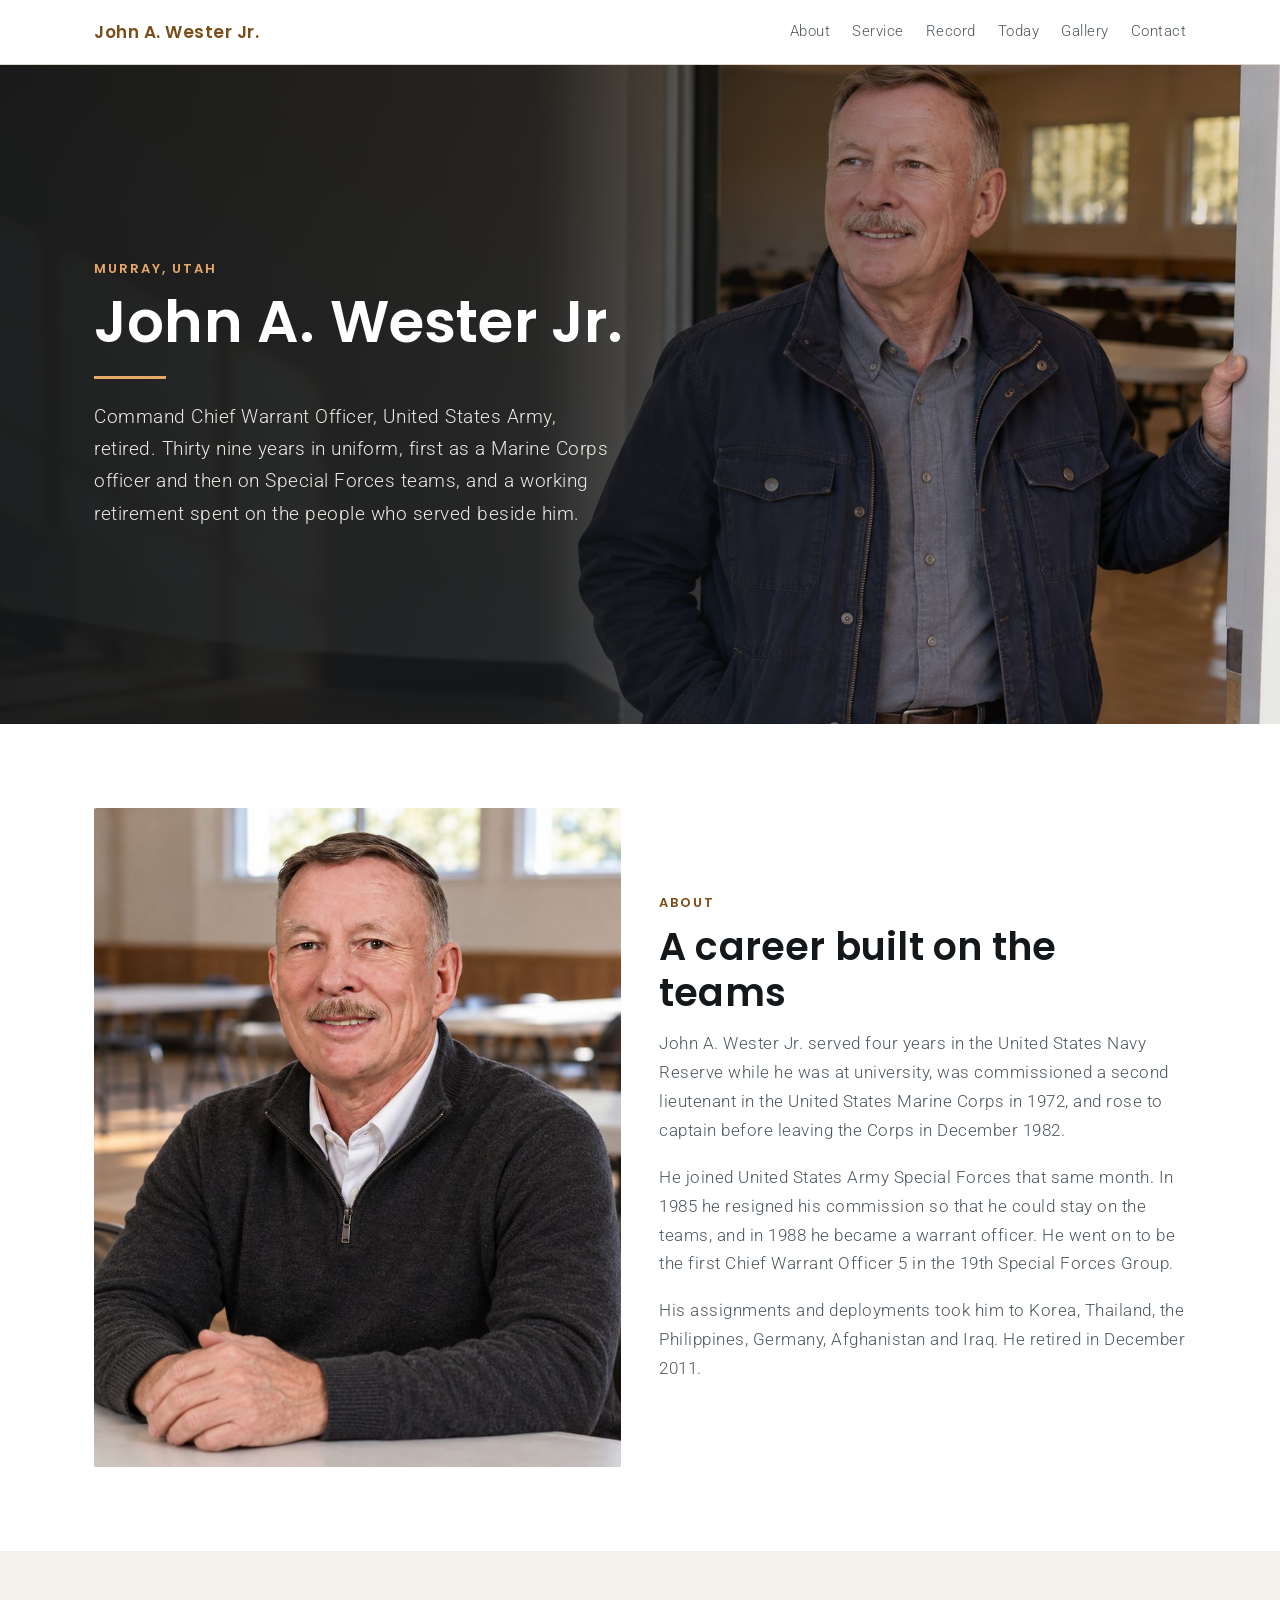
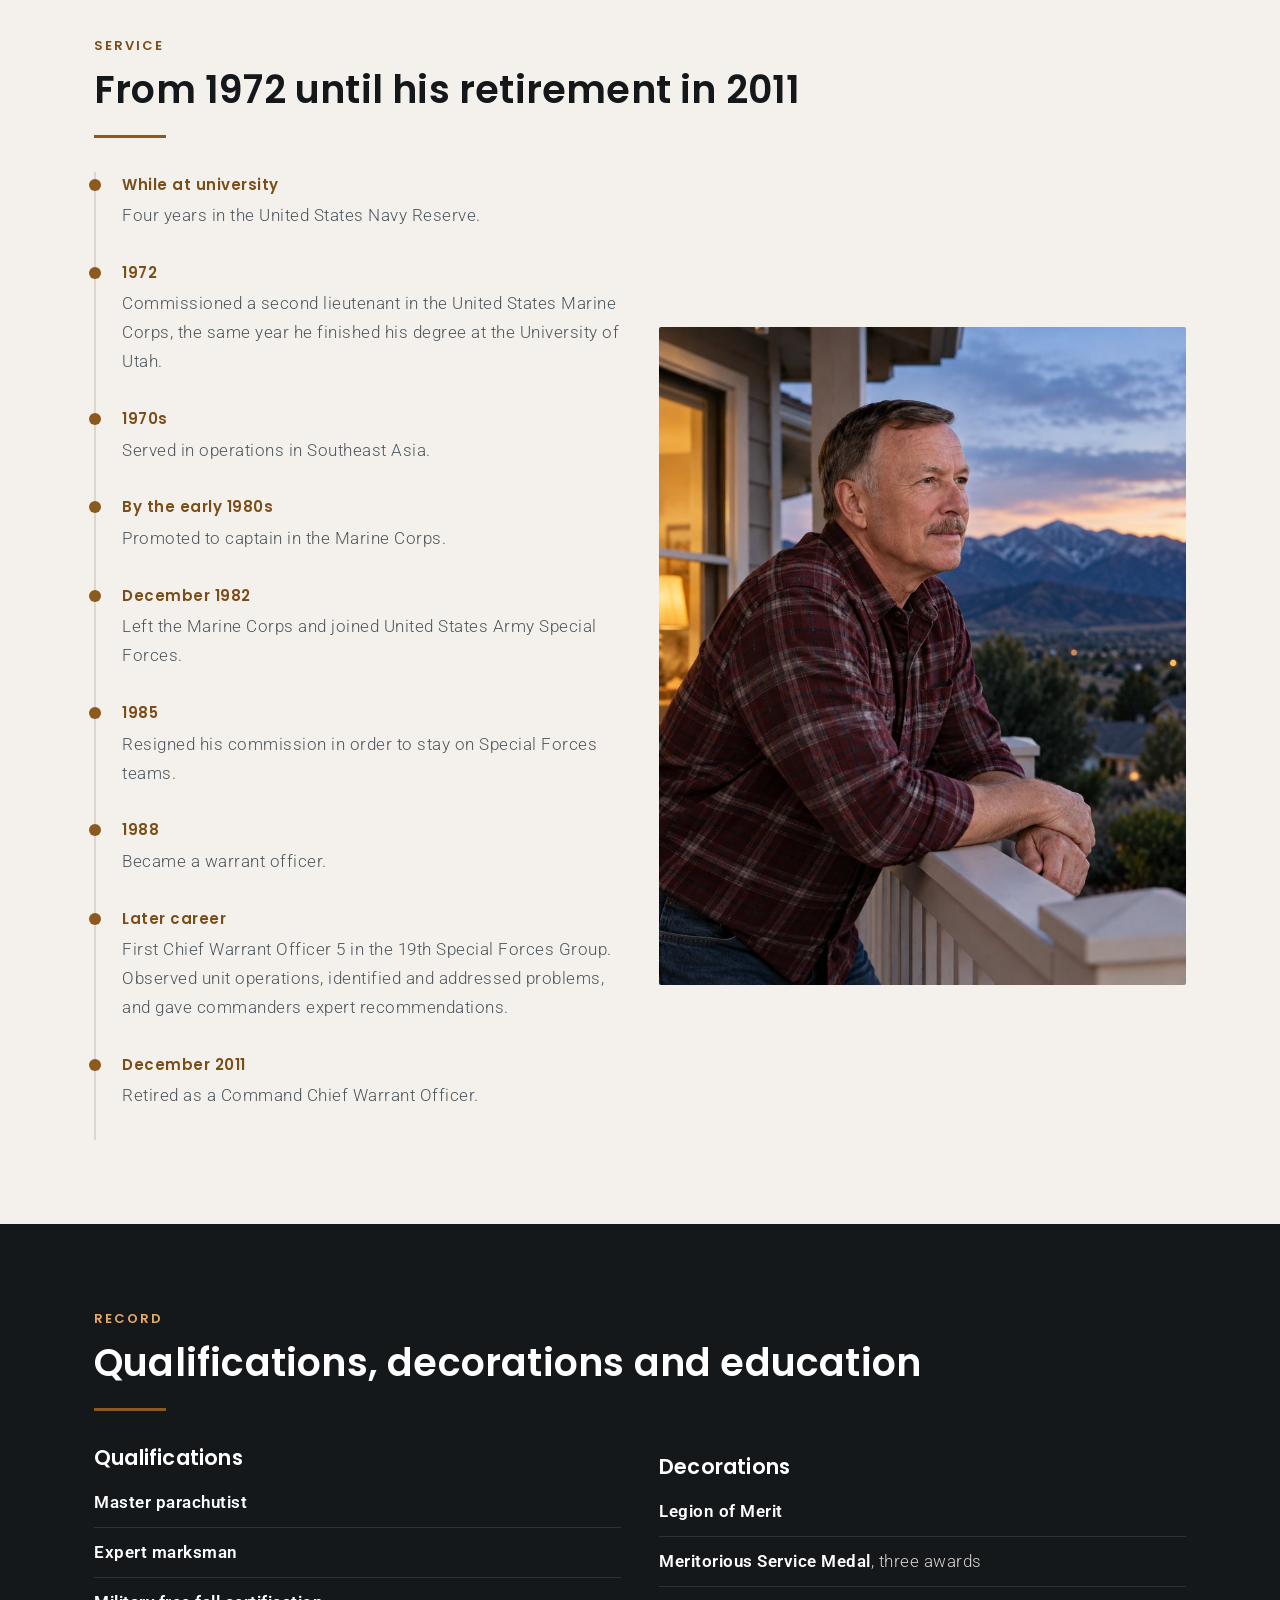
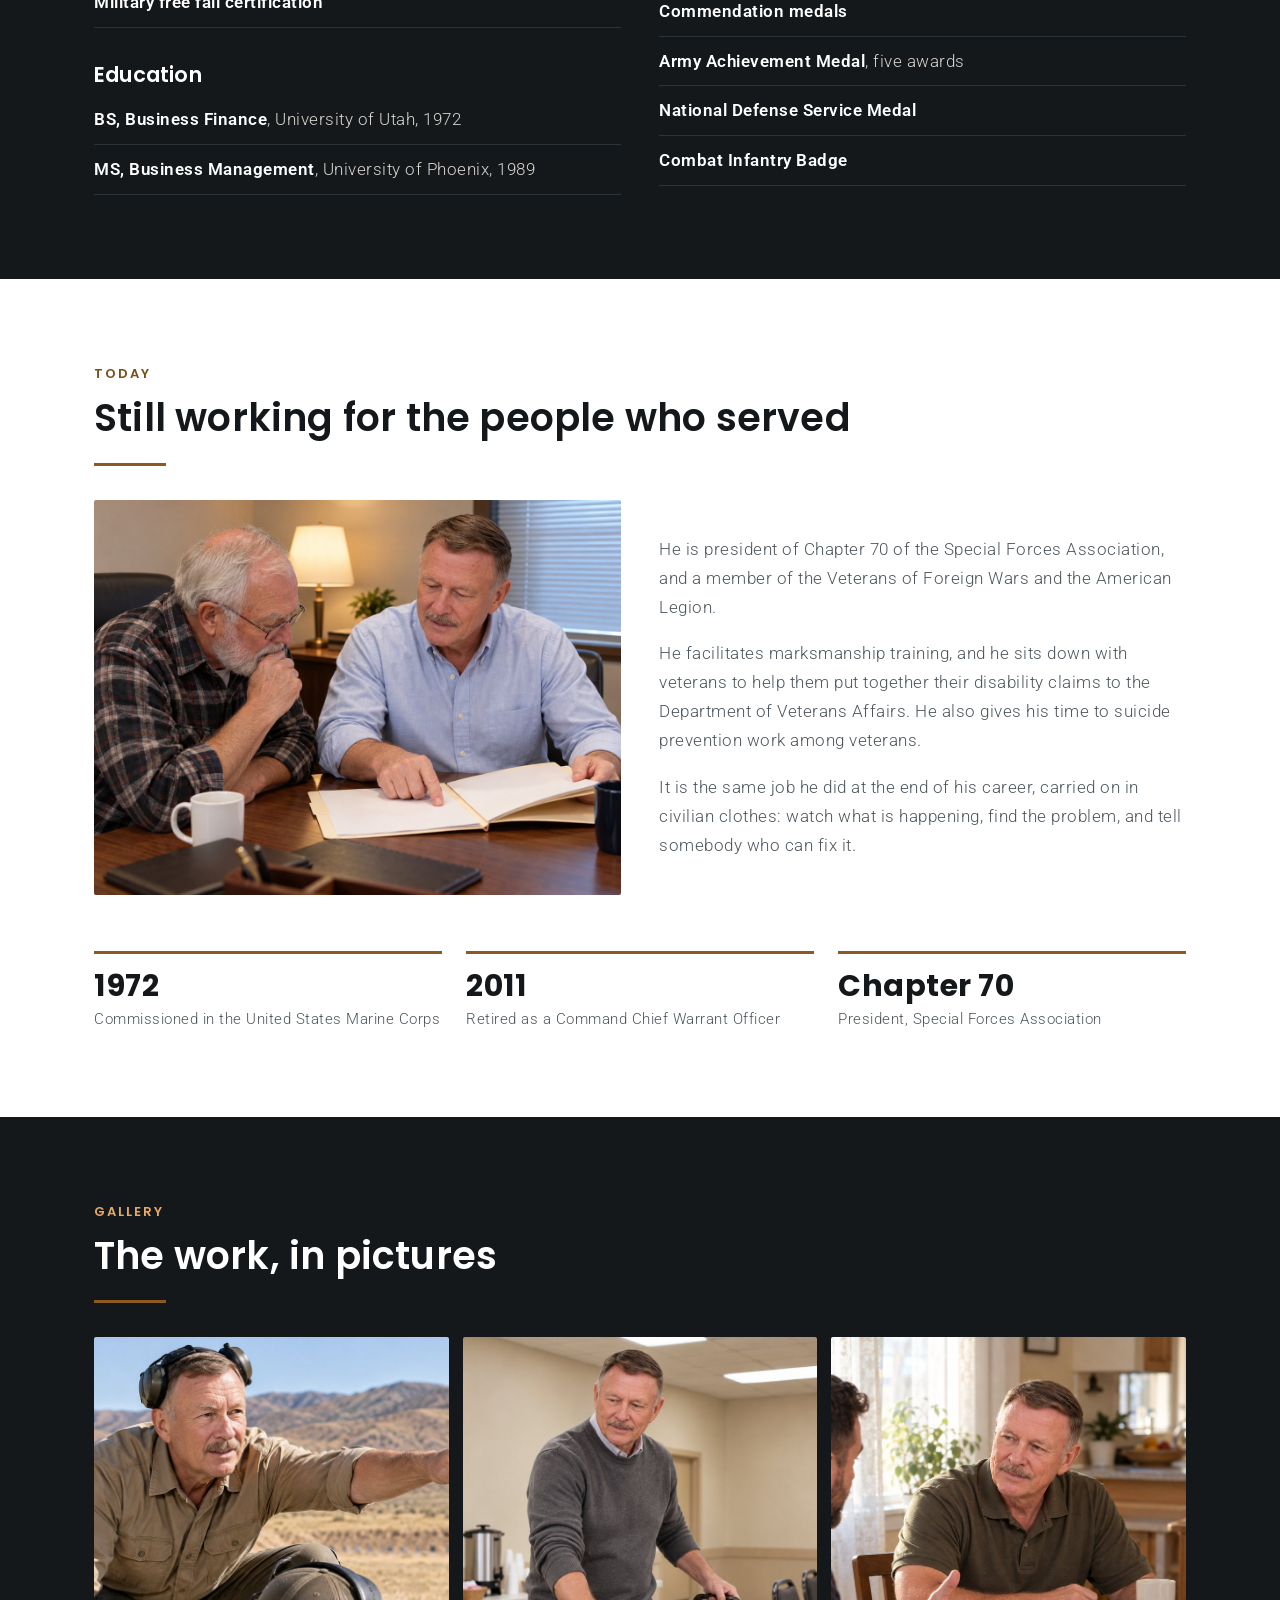
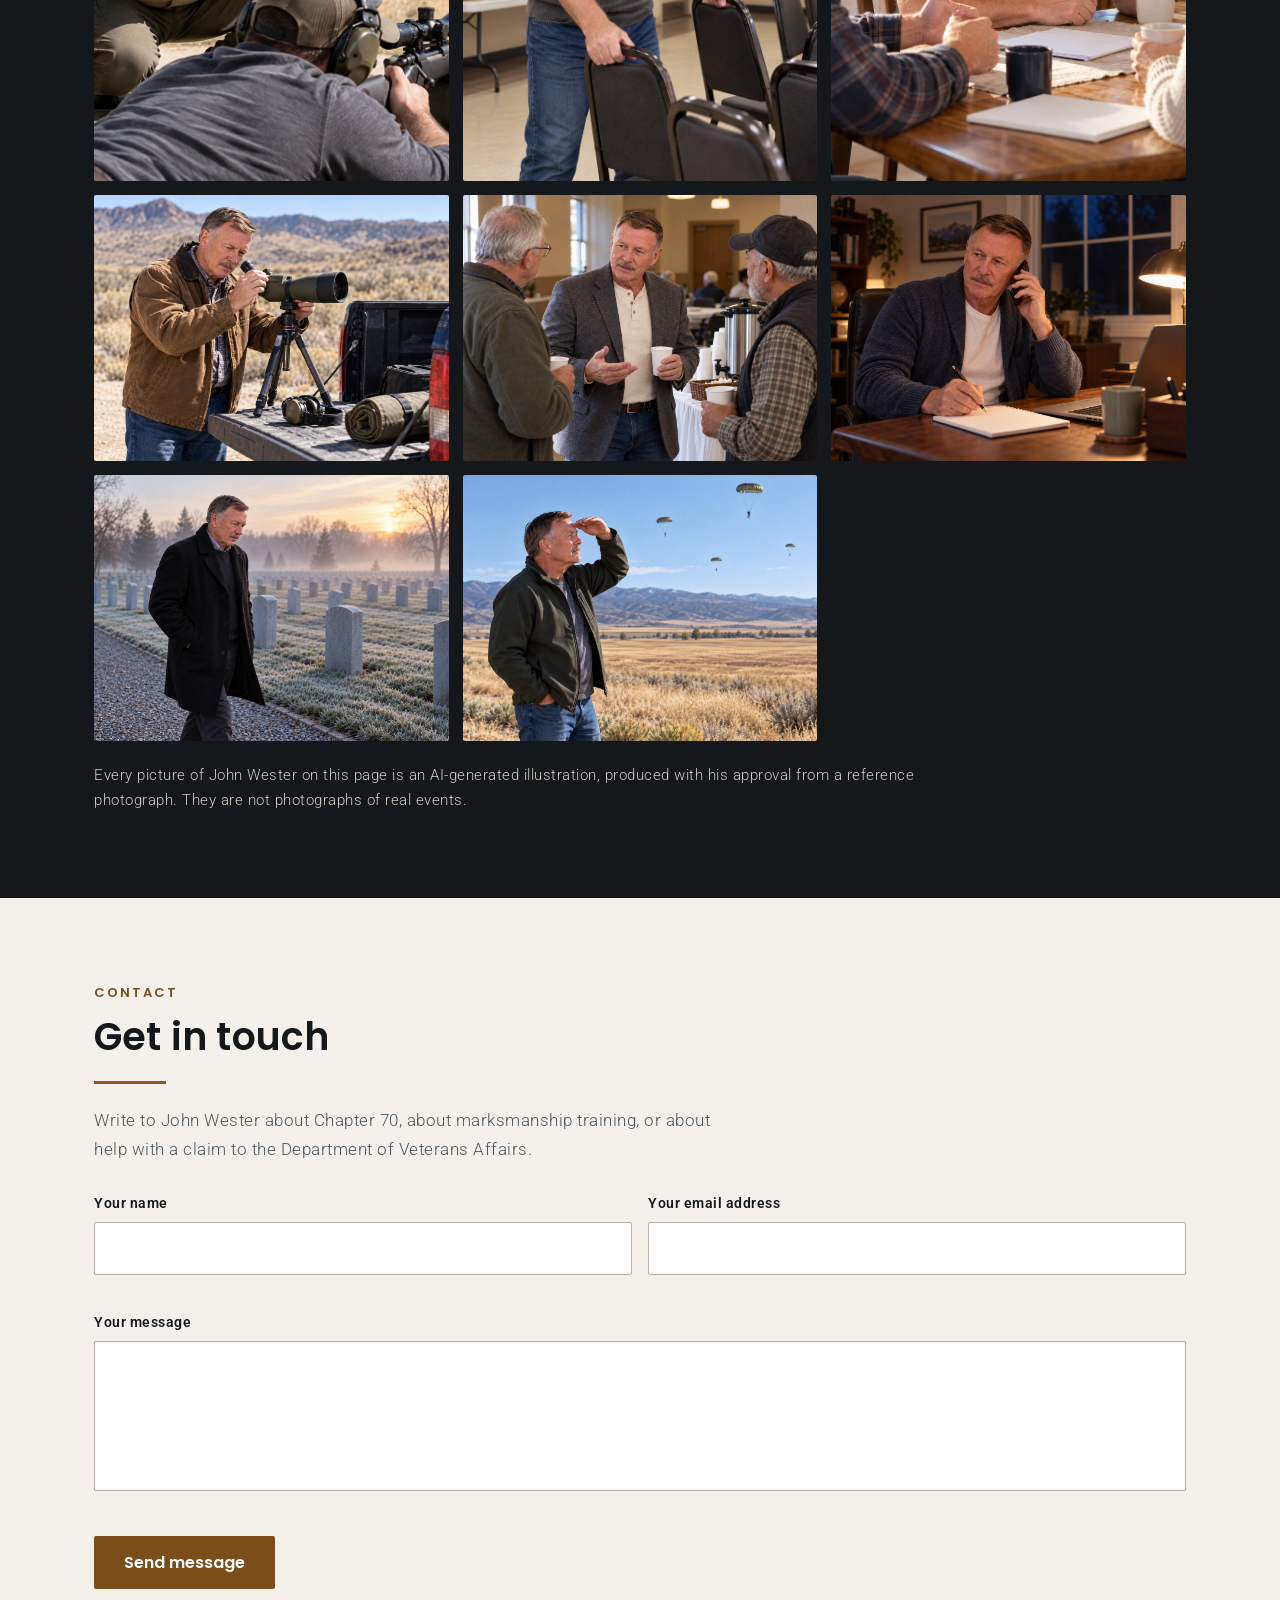
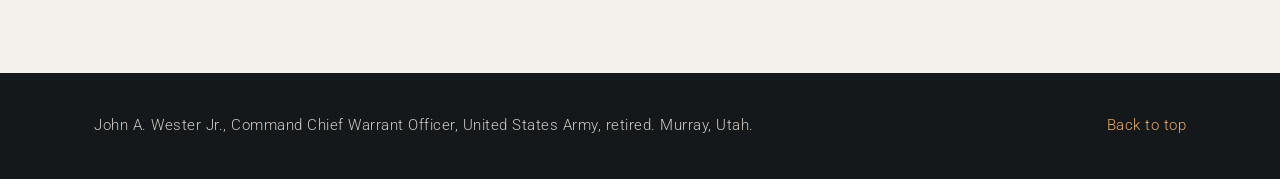
<file: index.html>
<!DOCTYPE html>
<html lang="en">
<head>
<meta charset="utf-8">
<meta name="viewport" content="width=device-width, initial-scale=1, shrink-to-fit=no">
<meta name="robots" content="noindex, nofollow"><!-- staging on github.io. Remove this line and the Disallow in robots.txt when the site moves to his own domain. -->
<title>John A. Wester Jr. | Command Chief Warrant Officer, U.S. Army, Retired</title>
<meta name="description" content="John A. Wester Jr., Command Chief Warrant Officer of the U.S. Army, retired. Thirty nine years in uniform with the Marine Corps and Army Special Forces, now serving veterans in Murray, Utah.">
<link rel="icon" href="img/favicon.ico">
<link href="css/bundle.min.css" rel="stylesheet">
<link href="css/style.css" rel="stylesheet">
<link href="css/jw.css" rel="stylesheet">
</head>
<body class="jw">

<nav class="jw-nav">
  <div class="jw-wrap">
    <a class="jw-brand" href="#home">John A. Wester Jr.</a>
    <div class="jw-links">
      <a href="#about">About</a>
      <a href="#service">Service</a>
      <a href="#record">Record</a>
      <a href="#today">Today</a>
      <a href="#gallery">Gallery</a>
      <a href="#contact">Contact</a>
    </div>
  </div>
</nav>

<section id="home" class="jw-hero">
  <span class="jw-scrim"></span>
  <div class="jw-wrap">
    <span class="jw-eyebrow">Murray, Utah</span>
    <h1>John A. Wester Jr.</h1>
    <div class="jw-rule"></div>
    <p>Command Chief Warrant Officer, United States Army, retired. Thirty nine years in uniform, first as a Marine Corps officer and then on Special Forces teams, and a working retirement spent on the people who served beside him.</p>
  </div>
</section>

<section id="about">
  <div class="jw-wrap">
    <div class="jw-grid jw-two">
      <div class="jw-portrait"><img src="img/01-portrait.jpg" alt="John A. Wester Jr." width="760" height="950"></div>
      <div>
        <span class="jw-eyebrow">About</span>
        <h2>A career built on the teams</h2>
        <p>John A. Wester Jr. served four years in the United States Navy Reserve while he was at university, was commissioned a second lieutenant in the United States Marine Corps in 1972, and rose to captain before leaving the Corps in December 1982.</p>
        <p>He joined United States Army Special Forces that same month. In 1985 he resigned his commission so that he could stay on the teams, and in 1988 he became a warrant officer. He went on to be the first Chief Warrant Officer 5 in the 19th Special Forces Group.</p>
        <p>His assignments and deployments took him to Korea, Thailand, the Philippines, Germany, Afghanistan and Iraq. He retired in December 2011.</p>
      </div>
    </div>
  </div>
</section>

<section class="jw-cream" id="service">
  <div class="jw-wrap">
    <span class="jw-eyebrow">Service</span>
    <h2>From 1972 until his retirement in 2011</h2>
    <div class="jw-rule"></div>
    <div class="jw-grid jw-two" style="margin-top:34px">
      <div>
        <ul class="jw-time">
          <li><span class="jw-when">While at university</span><p>Four years in the United States Navy Reserve.</p></li>
          <li><span class="jw-when">1972</span><p>Commissioned a second lieutenant in the United States Marine Corps, the same year he finished his degree at the University of Utah.</p></li>
          <li><span class="jw-when">1970s</span><p>Served in operations in Southeast Asia.</p>
          <!-- Needs Client Confirmation: the Marquis placement names the recovery of the container ship Mayaguez in May 1975 and the Cambodia and Vietnam evacuations. Left off the page until he confirms he wants those operations named publicly. -->
          </li>
          <li><span class="jw-when">By the early 1980s</span><p>Promoted to captain in the Marine Corps.</p></li>
          <li><span class="jw-when">December 1982</span><p>Left the Marine Corps and joined United States Army Special Forces.</p></li>
          <li><span class="jw-when">1985</span><p>Resigned his commission in order to stay on Special Forces teams.</p></li>
          <li><span class="jw-when">1988</span><p>Became a warrant officer.</p></li>
          <li><span class="jw-when">Later career</span><p>First Chief Warrant Officer 5 in the 19th Special Forces Group. Observed unit operations, identified and addressed problems, and gave commanders expert recommendations.</p></li>
          <li><span class="jw-when">December 2011</span><p>Retired as a Command Chief Warrant Officer.</p></li>
        </ul>
      </div>
      <div class="jw-shot"><img src="img/04-evening.jpg" alt="John Wester at home in Utah at dusk" width="760" height="950"></div>
    </div>
  </div>
</section>

<section class="jw-dark" id="record">
  <div class="jw-wrap">
    <span class="jw-eyebrow">Record</span>
    <h2>Qualifications, decorations and education</h2>
    <div class="jw-rule"></div>
    <div class="jw-grid jw-two" style="margin-top:34px">
      <div>
        <h3>Qualifications</h3>
        <ul class="jw-list">
          <li><b>Master parachutist</b></li>
          <li><b>Expert marksman</b></li>
          <li><b>Military free fall certification</b></li>
        </ul>
        <h3 style="margin-top:34px">Education</h3>
        <ul class="jw-list">
          <li><b>BS, Business Finance</b>, University of Utah, 1972</li>
          <li><b>MS, Business Management</b>, University of Phoenix, 1989</li>
        </ul>
      </div>
      <div>
        <h3>Decorations</h3>
        <ul class="jw-list">
          <li><b>Legion of Merit</b></li>
          <li><b>Meritorious Service Medal</b>, three awards</li>
          <li><b>Commendation medals</b></li>
          <li><b>Army Achievement Medal</b>, five awards</li>
          <li><b>National Defense Service Medal</b></li>
          <li><b>Combat Infantry Badge</b></li>
        </ul>
      </div>
    </div>
  </div>
</section>

<section id="today">
  <div class="jw-wrap">
    <span class="jw-eyebrow">Today</span>
    <h2>Still working for the people who served</h2>
    <div class="jw-rule"></div>
    <div class="jw-grid jw-two" style="margin-top:34px">
      <div class="jw-shot"><img src="img/07-claims.jpg" alt="John Wester helping a veteran with a claim" width="1200" height="900"></div>
      <div>
        <p>He is president of Chapter 70 of the Special Forces Association, and a member of the Veterans of Foreign Wars and the American Legion.</p>
        <p>He facilitates marksmanship training, and he sits down with veterans to help them put together their disability claims to the Department of Veterans Affairs. He also gives his time to suicide prevention work among veterans.</p>
        <p>It is the same job he did at the end of his career, carried on in civilian clothes: watch what is happening, find the problem, and tell somebody who can fix it.</p>
      </div>
    </div>
    <div class="jw-facts" style="margin-top:56px">
      <div class="jw-fact"><b>1972</b><span>Commissioned in the United States Marine Corps</span></div>
      <div class="jw-fact"><b>2011</b><span>Retired as a Command Chief Warrant Officer</span></div>
      <div class="jw-fact"><b>Chapter 70</b><span>President, Special Forces Association</span></div>
    </div>
  </div>
</section>

<section class="jw-dark" id="gallery">
  <div class="jw-wrap">
    <span class="jw-eyebrow">Gallery</span>
    <h2>The work, in pictures</h2>
    <div class="jw-rule"></div>
    <div class="jw-gallery" style="margin-top:34px">
      <figure><img src="img/03-range.jpg" alt="Coaching a shooter on the range" width="1200" height="900"></figure>
      <figure><img src="img/05-chapter.jpg" alt="Setting out chairs before a chapter meeting" width="760" height="950"></figure>
      <figure><img src="img/06-kitchen.jpg" alt="Sitting with a veteran and his wife" width="1100" height="917"></figure>
      <figure><img src="img/09-tailgate.jpg" alt="Checking a spotting scope at the range" width="1200" height="900"></figure>
      <figure><img src="img/10-hall.jpg" alt="Talking with members after a meeting" width="1200" height="900"></figure>
      <figure><img src="img/11-office.jpg" alt="On the telephone in his home office" width="1200" height="900"></figure>
      <figure><img src="img/08-cemetery.jpg" alt="Walking at a veterans cemetery" width="1200" height="900"></figure>
      <figure><img src="img/12-dropzone.jpg" alt="Watching canopies come down over a drop zone" width="1200" height="900"></figure>
    </div>
    <p class="jw-note">Every picture of John Wester on this page is an AI-generated illustration, produced with his approval from a reference photograph. They are not photographs of real events.</p>
  </div>
</section>

<section id="contact" class="jw-cream">
  <div class="jw-wrap">
    <span class="jw-eyebrow">Contact</span>
    <h2>Get in touch</h2>
    <div class="jw-rule"></div>
    <p style="max-width:40rem">Write to John Wester about Chapter 70, about marksmanship training, or about help with a claim to the Department of Veterans Affairs.</p>
    <form class="jw-form" action="https://formsubmit.co/janjohnmurray@aol.com" method="POST" style="margin-top:28px">
      <input type="hidden" name="_subject" value="Message from your website">
      <input type="hidden" name="_captcha" value="false">
      <input type="hidden" name="_template" value="table">
      <div class="jw-half">
        <label for="jw-name">Your name</label>
        <input id="jw-name" type="text" name="name" required autocomplete="name">
      </div>
      <div class="jw-half">
        <label for="jw-email">Your email address</label>
        <input id="jw-email" type="email" name="email" required autocomplete="email">
      </div>
      <div class="jw-full">
        <label for="jw-msg">Your message</label>
        <textarea id="jw-msg" name="message" required></textarea>
      </div>
      <div class="jw-full"><button class="jw-btn" type="submit">Send message</button></div>
    </form>
  </div>
</section>

<footer class="jw-foot">
  <div class="jw-wrap">
    <span>John A. Wester Jr., Command Chief Warrant Officer, United States Army, retired. Murray, Utah.</span>
    <span><a href="#home">Back to top</a></span>
  </div>
</footer>

<script src="js/jw.js"></script>
</body>
</html>
</file>
<file: css/style.css>
/* ===================================
    About
====================================== */

/*
    Theme Name: MegaOne
    Theme URI:
    Author: Themes Industry
    Author URI:
    Description: One Page Parallax Template
    Tags: one page, multipurpose, parallax, creative, html5

 */

/* ===================================
    Table of Content
====================================== */


/*  - Fonts
    - General
    - Fonts
    - Social Icon Hover
    - Header And Navigation
    - Slider
    - About
    - Team
    - Portfolio
    - Price
    - Parallax
    - Testimonial
    - Client
    - Blog
    - Contact
    - Map
    - Footer
    - Loader
    - Media Queries   */


/* ===================================
    Google font
====================================== */

@import url('https://fonts.googleapis.com/css?family=Roboto:300,400,500,700');
@import url('https://fonts.googleapis.com/css?family=Poppins:200,300,400,500,600,700');


.main-font{font-family: 'Roboto', sans-serif;}
.alt-font{font-family: 'Poppins', sans-serif;}


/* ===================================
    General
====================================== */

body {font-family: 'Roboto', sans-serif; font-size: 16px;color: #2b2b2b;font-weight:300;line-height:25px;width: 100%; overflow-x: hidden}
.h1, .h2, .h3, .h4, .h5, .h6, h1, h2, h3, h4, h5, h6 {line-height: 1.2; font-weight: 500; font-family: 'Poppins', sans-serif;}
a, *::before, *::after, img, span, input, button, .navbar, .fixedmenu, .tp-bullet, .owl-dot, .owl-prev, .owl-next {transition: ease-in-out 0.2s;-webkit-transition: ease-in-out 0.2s;-moz-transition: ease-in-out 0.2s;-ms-transition: ease-in-out 0.2s;-o-transition: ease-in-out 0.2s;}
section,.section-padding {position: relative;overflow: hidden;}
.section-top-margin{margin-top: 7.5rem;}
a {color:inherit;text-decoration: none;}
.rev_slider_wrapper{width: 100% !important;}
.btn.focus, .btn:focus{-webkit-box-shadow: none;box-shadow: none;}
p:last-child{margin-bottom: 0 !important;}
.fa, .far, .fas{display: inline;}
a:active, a:hover{color: #a07bf7;}
blockquote {border-left: 2px solid;padding: 10px 15px 10px 35px;margin: 25px 0;font-size: 18px;line-height: 28px;margin-top: 32px;margin-bottom: 32px;}
blockquote > cite {font-weight: 400;font-size: 14px;display: block;}
.hidden{display: none;}
section{padding: 7.5rem 0;}

/* transition none */
.no-transition *{transition-timing-function:initial; -moz-transition-timing-function:initial; -webkit-transition-timing-function:initial; -o-transition-timing-function:initial; -ms-transition-timing-function:initial; transition-duration: 0s; -moz-transition-duration: 0s; -webkit-transition-duration: 0s; -o-transition-duration: 0s; -ms-transition-duration: 0s;}

/* overlay */
.bg-overlay{position: absolute;top: 0;left: 0;width: 100%;height: 100%;}

/* opacity */
.opacity-full{opacity: 1;}
.opacity-3{opacity: .3;}
.opacity-4{opacity: .4;}
.opacity-5{opacity: .5;}
.opacity-6{opacity: .6;}
.opacity-7{opacity: .7;}
.opacity-8{opacity: .8;}
.opacity-9{opacity: .9;}

/*font-weight*/
.font-weight-100{font-weight: 100;}
.font-weight-300{font-weight: 300;}
.font-weight-500{font-weight: 500;}
.font-weight-600{font-weight: 600;}

/* button */
.btn {-webkit-appearance: initial; overflow: hidden;position: -webkit-sticky;position: sticky; z-index: 2; display:inline-block; font-size: 17px; border:2px solid transparent; letter-spacing: .5px; line-height: inherit; border-radius: 0; text-transform:capitalize; width: auto;font-family: 'Poppins', sans-serif; font-weight: 500; -webkit-transition: all .5s ease;-o-transition: all .5s ease !important;transition: all .5s ease !important;}
/* button size */
.btn.btn-small {font-size:12px; padding: 4px 1.8em;}
.btn.btn-medium {font-size:12px; padding: 6px 1.8em;}
.btn.btn-large {font-size:14px; padding: 9px 34px; line-height: 1.8em;}
.btn.btn-rounded {border-radius: 50px;}

/* button background */
.btn.btn-white {background:#ffffff; border-color: #ffffff; color: #585858}
.btn.btn-white:hover, .btn.btn-white:focus {background: transparent !important; border-color: #ffffff; color:  #ffffff !important}
.btn.btn-transparent-white {background:transparent; border-color: #ffffff; color:  #ffffff}
.btn.btn-transparent-white:hover, .btn.btn-transparent-white:focus {background: #ffffff !important; color: #585858 !important}
.btn.btn-transparent-black {background:transparent; border-color: #2b2b2b; color: #2b2b2b}
.btn.btn-transparent-black:hover, .btn.btn-transparent-black:focus {background: #2b2b2b !important; color: #ffffff !important}
.btn.btn-transparent-purple {background:transparent; border-color: #a07bf7; color: #a07bf7}
.btn.btn-transparent-purple:hover, .btn.btn-transparent-purple:focus {background: #a07bf7 !important; color: #ffffff !important}
.btn.btn-black {background: #2b2b2b; border-color: #2b2b2b; color: #ffffff}
.btn.btn-black:hover, .btn.btn-black:focus {background: transparent !important; border-color: #2b2b2b; color: #2b2b2b !important}
.btn.btn-purple {background: #a07bf7; border-color: #a07bf7; color: #ffffff}
.btn.btn-purple:hover, .btn.btn-purple:focus {background: transparent !important; border-color: #a07bf7; color: #a07bf7 !important}
.btn.btn-hvr-white:hover, .btn.btn-hvr-white:focus {background: #ffffff !important; border-color: #ffffff; color: #585858 !important}

/* background color */
.bg-main{background: #a07bf7;}
.bg-black{background: #000000;}
.bg-dark {background-color: #1d1d21 !important;}
.bg-blue {background-color: #a07bf7;}
.bg-pink {background-color: #f033b5;}
.bg-purple {background-color: #9556f5;}

/* text-color */
.main-color{color: #a07bf7;}

/*Max Width*/
.mx-570{
    max-width: 570px;
    display: inline-block;
}

/* ===================================
   Social Icon Bg
====================================== */

.social-icon-bg a i.fa-facebook-f {background-color: #3B5998;}
.social-icon-bg a i.fa-twitter {background-color: #a07bf7;}
.social-icon-bg a i.fa-google-plus {background-color: #DD4B39;}
.social-icon-bg a i.fa-linkedin-in {background-color: #0976B4;}
.social-icon-bg a i.fa-instagram {background-color: #c13584;}
.social-icon-bg a i.fa-youtube {background-color: #dd4b39;}
.social-icon-bg a i.fa-pinterest-p {background-color: #B7242A;}
.social-icon-bg a i.fa-instagram {background-color: #e8715c;}
.social-icon-bg a i.fa-vimeo {background-color: #1ab7ea;}
.social-icon-bg a i.fa-vk {background-color: #4c75a3;}
.social-icon-bg a i.fa-youtube {background-color: #cd201f;}
.social-icon-bg a i.fa-pinterest {background-color: #bd081c;}
.social-icon-bg a i.fa-tumblr {background-color: #34465d;}
.social-icon-bg a i.fa-behance {background-color: #131418;}
.social-icon-bg a i.fa-dribbble {background-color: #ea4c89;}
.social-icon-bg a i.fa-google-plus {background-color: #dd4b39;}
.social-icon-bg a i.fa-xing {background-color: #026466;}
.social-icon-bg a i.fa-yelp {background-color: #af0606;}
.social-icon-bg a i.fa-vine {background-color: #00b489;}

/* ===================================
   Social Icon Bg Hover
====================================== */

.social-icon-bg-hvr a:hover i.fa-facebook-f {background-color: #3B5998;}
.social-icon-bg-hvr a:hover i.fa-twitter {background-color: #a07bf7;}
.social-icon-bg-hvr a:hover i.fa-google-plus {background-color: #DD4B39;}
.social-icon-bg-hvr a:hover i.fa-linkedin-in {background-color: #0976B4;}
.social-icon-bg-hvr a:hover i.fa-instagram {background-color: #c13584;}
.social-icon-bg-hvr a:hover i.fa-youtube {background-color: #dd4b39;}
.social-icon-bg-hvr a:hover i.fa-pinterest-p {background-color: #B7242A;}
.social-icon-bg-hvr a:hover i.fa-instagram {background-color: #e8715c;}
.social-icon-bg-hvr a:hover i.fa-vimeo {background-color: #1ab7ea;}
.social-icon-bg-hvr a:hover i.fa-vk {background-color: #4c75a3;}
.social-icon-bg-hvr a:hover i.fa-youtube {background-color: #cd201f;}
.social-icon-bg-hvr a:hover i.fa-pinterest {background-color: #bd081c;}
.social-icon-bg-hvr a:hover i.fa-tumblr {background-color: #34465d;}
.social-icon-bg-hvr a:hover i.fa-behance {background-color: #131418;}
.social-icon-bg-hvr a:hover i.fa-dribbble {background-color: #ea4c89;}
.social-icon-bg-hvr a:hover i.fa-google-plus {background-color: #dd4b39;}
.social-icon-bg-hvr a:hover i.fa-xing {background-color: #026466;}
.social-icon-bg-hvr a:hover i.fa-yelp {background-color: #af0606;}
.social-icon-bg-hvr a:hover i.fa-vine {background-color: #00b489;}

/* ===================================
   Social Icon Color
====================================== */

.social-icon-clr a i.fa-facebook-f {color: #3B5998;}
.social-icon-clr a i.fa-twitter {color: #0976B4;}
.social-icon-clr a i.fa-google-plus {color: #DD4B39;}
.social-icon-clr a i.fa-linkedin-in {color: #0976B4;}
.social-icon-clr a i.fa-instagram {color: #c13584;}
.social-icon-clr a i.fa-youtube {color: #dd4b39;}
.social-icon-clr a i.fa-pinterest-p {color: #B7242A;}
.social-icon-clr a i.fa-instagram {color: #e8715c;}
.social-icon-clr a i.fa-vimeo {color: #1ab7ea;}
.social-icon-clr a i.fa-vk {color: #4c75a3;}
.social-icon-clr a i.fa-youtube {color: #cd201f;}
.social-icon-clr a i.fa-pinterest {color: #bd081c;}
.social-icon-clr a i.fa-tumblr {color: #34465d;}
.social-icon-clr a i.fa-behance {color: #131418;}
.social-icon-clr a i.fa-dribbble {color: #ea4c89;}
.social-icon-clr a i.fa-google-plus {color: #dd4b39;}
.social-icon-clr a i.fa-xing {color: #026466;}
.social-icon-clr a i.fa-yelp {color: #af0606;}
.social-icon-clr a i.fa-vine {color: #00b489;}

/* ===================================
   Social Icon Hover
====================================== */

.social-icon-clr-hvr a i:hover.fa-facebook-f {color: #3B5998;}
.social-icon-clr-hvr a i:hover.fa-twitter {color: #0976B4;}
.social-icon-clr-hvr a i:hover.fa-google-plus {color: #DD4B39;}
.social-icon-clr-hvr a i:hover.fa-linkedin-in {color: #0976B4;}
.social-icon-clr-hvr a i:hover.fa-instagram {color: #c13584;}
.social-icon-clr-hvr a i:hover.fa-youtube {color: #dd4b39;}
.social-icon-clr-hvr a i:hover.fa-pinterest-p {color: #B7242A;}
.social-icon-clr-hvr a i:hover.fa-instagram {color: #e8715c;}
.social-icon-clr-hvr a i:hover.fa-vimeo {color: #1ab7ea;}
.social-icon-clr-hvr a i:hover.fa-vk {color: #4c75a3;}
.social-icon-clr-hvr a i:hover.fa-youtube {color: #cd201f;}
.social-icon-clr-hvr a i:hover.fa-pinterest {color: #bd081c;}
.social-icon-clr-hvr a i:hover.fa-tumblr {color: #34465d;}
.social-icon-clr-hvr a i:hover.fa-behance {color: #131418;}
.social-icon-clr-hvr a i:hover.fa-dribbble {color: #ea4c89;}
.social-icon-clr-hvr a i:hover.fa-google-plus {color: #dd4b39;}
.social-icon-clr-hvr a i:hover.fa-xing {color: #026466;}
.social-icon-clr-hvr a i:hover.fa-yelp {color: #af0606;}
.social-icon-clr-hvr a i:hover.fa-vine {color: #00b489;}

/* ===================================
        Header
   ====================================== */

/* nav top default */

header a.logo img {
    max-width: 170px;
    vertical-align: sub;
}

.navbar-top-default{
    position: absolute;
    top: 0;
    z-index: 99;
    overflow: hidden;
    height: 90px;
    width: 100%;
    -webkit-transition: none;
    -o-transition: none;
    transition: none;
}


.header-appear .navbar-top-default {
    height: 70px;
    position: fixed;
    z-index: 99;
    background: #ffffff;
    -webkit-animation-name: animationFade;
    animation-name: animationFade;
    -webkit-animation-duration: 1s;
    animation-duration: 1s;
    -webkit-animation-fill-mode: both;
    animation-fill-mode: both;
    -webkit-box-shadow: 0 10px 10px -10px rgba(0, 0, 0, 0.35);
    box-shadow: 0 10px 10px -10px rgba(0, 0, 0, 0.35);
}

.header-appear .navbar-top-default{
    background: #fff;

}

.navbar-top-default #megaone{
    margin-right: -30px;
}

/*Navbar Simple*/

.navbar-simple .navbar-nav .nav-link {
    font-size: 15px;
    color: #2b2b2b;
    font-weight: 400;
    text-align: center;
    padding: 0.4rem 1.5rem;
}

.nav-box-round .navbar-nav .nav-link{
    border-radius: 20px;
}

.header-appear .nav-box-round .navbar-nav .nav-link.active{
    background-color: #a07bf7;
    color: #ffffff !important;
}

.header-appear .nav-box-round .navbar-nav .nav-link:hover{
    color: #a07bf7;
}

/*nav line*/

.nav-line .navbar-nav .nav-link.active:before {
    -webkit-transform: scaleX(1);
    -ms-transform: scaleX(1);
    transform: scaleX(1);
    visibility: visible;
    opacity: 1;
}

.nav-line .navbar-nav .nav-link:before {
    position: relative;
    content: '';
    width: 100%;
    max-width: 100%;
    margin: 0 auto;
    display: table;
    height: 3px;
    border-radius: 2px;
    bottom: -28px;
    -webkit-transition: all 300ms linear;
    -o-transition: all 300ms linear;
    transition: all 300ms linear;
    -webkit-transform: scaleX(0);
    -ms-transform: scaleX(0);
    transform: scaleX(0);
    background: #a07bf7;
    visibility: hidden;
    opacity: 0;
}

/* ===================================
    Side Menu
====================================== */


.side-menu {
    width: 40%;
    position: fixed;
    right: 0;
    top: 0;
    background: #a07bf7;
    z-index: 1032;
    height: 100%;
    -webkit-transform: translate3d(100%, 0, 0);
    transform: translate3d(100%, 0, 0);
    -webkit-transition: -webkit-transform .5s ease;
    transition: -webkit-transform .5s ease;
    -o-transition: -o-transform .5s ease;
    -o-transition: transform .5s ease;
    transition: transform .5s ease;
    transition: transform .5s ease, -webkit-transform .5s ease;
    overflow: hidden;
}
.side-menu.left {
    left: 0; right: auto;
    -webkit-transform: translate3d(-100%, 0, 0);
    transform: translate3d(-100%, 0, 0);
}
.side-menu.before-side {
    width: 280px;
}
.side-menu.side-menu-active,
.side-menu.before-side{
    -webkit-transform: translate3d(0, 0, 0);
    transform: translate3d(0, 0, 0);
}
.pul-menu .side-menu.side-menu-active {
    visibility: visible; opacity: 1;
}
.side-menu .navbar-brand {
    margin: 0 0 2.5rem 0;
}

/*Side overlay*/
#close_side_menu {
    position: fixed;
    top: 0;
    left: 0;
    width: 100%;
    height: 100%;
    background-color: #000;
    -webkit-transition: opacity 300ms cubic-bezier(0.895, 0.03, 0.685, 0.22);
    -o-transition: opacity 300ms cubic-bezier(0.895, 0.03, 0.685, 0.22);
    transition: opacity 300ms cubic-bezier(0.895, 0.03, 0.685, 0.22);
    display: none;
    z-index: 1031;
    opacity: 0.4;
}

/*side clode btn*/
.side-menu .btn-close {
    height: 33px;
    width: 33px;
    display: inline-block;
    text-align: center;
    position: absolute;
    top: 30px;
    right: 15px;
    cursor: pointer;
}
.side-menu.before-side .btn-close{
    display: none;
}
.side-menu .btn-close::before, .side-menu .btn-close::after {
    position: absolute;
    left: 16px;
    content: ' ';
    height: 24px;
    width: 2px;
    background: #fff;
    top: 5px;
}
.side-menu .btn-close:before {
    -webkit-transform: rotate(45deg);
    -ms-transform: rotate(45deg);
    transform: rotate(45deg);
}
.side-menu .btn-close:after {
    -webkit-transform: rotate(-45deg);
    -ms-transform: rotate(-45deg);
    transform: rotate(-45deg);
}

/*side open btn*/

.sidemenu_btn {
    -webkit-transition: all .3s linear;
    -o-transition: all .3s linear;
    transition: all .3s linear;
    width: 36px;
    padding: 6px;
    margin-right: 1rem;
    position: absolute;
    right: 15px;
    display: inline-block;
}
.sidemenu_btn span {
    height: 2px;
    width: 100%;
    background: #2b2b2b;
    display: block;
}

.sidemenu_btn span:nth-child(2) {
    margin: 4px 0;
}

.side-menu .inner-wrapper {
    padding: 3.5rem 5rem;
    height: 100%;
    position: relative;
    overflow-y: auto;
    display: -webkit-box;
    display: -ms-flexbox;
    display: flex;
    -webkit-box-align: center;
    -ms-flex-align: center;
    align-items: center;
    text-align: left;
    -ms-flex-wrap: wrap;
    flex-wrap: wrap;
}
.pul-menu.pushwrap .side-menu .inner-wrapper{
    padding: 3.5rem 2.5rem;
}
.side-menu .side-nav {
    margin-bottom: 30px;
    display: block;
}
.side-nav .navbar-nav .nav-item{
    display: block;
    margin: 10px 0; padding: 0 !important;
    opacity: 0;
    -webkit-transition: all 0.8s ease 500ms;
    -o-transition: all 0.8s ease 500ms;
    transition: all 0.8s ease 500ms;

    -webkit-transform: translateY(30px);
    -ms-transform: translateY(30px);
    transform: translateY(30px);
}
.side-nav .navbar-nav .nav-item:first-child {
    -webkit-transition-delay: .1s;
    -o-transition-delay: .1s;
    transition-delay: .1s;
}
.side-nav .navbar-nav .nav-item:nth-child(2){
    -webkit-transition-delay: .2s;
    -o-transition-delay: .2s;
    transition-delay: .2s;
}
.side-nav .navbar-nav .nav-item:nth-child(3) {
    -webkit-transition-delay: .3s;
    -o-transition-delay: .3s;
    transition-delay: .3s;
}
.side-nav .navbar-nav .nav-item:nth-child(4) {
    -webkit-transition-delay: .4s;
    -o-transition-delay: .4s;
    transition-delay: .4s;
}
.side-nav .navbar-nav .nav-item:nth-child(5) {
    -webkit-transition-delay: .5s;
    -o-transition-delay: .5s;
    transition-delay: .5s;
}
.side-nav .navbar-nav .nav-item:nth-child(6) {
    -webkit-transition-delay: .6s;
    -o-transition-delay: .6s;
    transition-delay: .6s;
}
.side-nav .navbar-nav .nav-item:nth-child(7) {
    -webkit-transition-delay: .7s;
    -o-transition-delay: .7s;
    transition-delay: .7s;
}
.side-nav .navbar-nav .nav-item:nth-child(8) {
    -webkit-transition-delay: .8s;
    -o-transition-delay: .8s;
    transition-delay: .8s;
}
.side-nav .navbar-nav .nav-item:nth-child(9) {
    -webkit-transition-delay: .9s;
    -o-transition-delay: .9s;
    transition-delay: .9s;
}
.side-menu.side-menu-active .side-nav .navbar-nav .nav-item {
    -webkit-transform: translateY(0);
    -ms-transform: translateY(0);
    transform: translateY(0);
    opacity: 1;
}
.side-nav .navbar-nav .nav-link {
    display: inline-table;
    color: #fff;
    padding: 2px 0 3px 0 !important;
    font-size: 1.5rem;
    font-weight: 300;
    line-height: normal;
    position: relative;
    border-radius: 0;
}
.side-nav .navbar-nav .nav-link::after{
    content: "";
    position: absolute;
    background: #fff;
    display: inline-block;
    width: 0;
    height: 3px;
    bottom: 0; left: 0;
    overflow: hidden;
    -webkit-transition: all 0.5s cubic-bezier(0, 0, 0.2, 1);
    -o-transition: all 0.5s cubic-bezier(0, 0, 0.2, 1);
    transition: all 0.5s cubic-bezier(0, 0, 0.2, 1);
}

.side-nav .navbar-nav .nav-link:hover::after,
.side-nav .navbar-nav .nav-link:focus::after,
.side-nav .navbar-nav .nav-link.active::after {
    width: 100%;
}
.side-nav .navbar-nav .nav-link.active {
    background: transparent;
}
.side-menu p{
    margin-top: .5rem;
    margin-bottom: 0;
}

.social-icons-simple{
    margin-bottom: 0;
    margin-left: -10px;
}

.social-icons-simple li{
    display: inline-block;
}

.social-icons-simple li a {
    display: block;
    font-size: 16px;
    height: 36px;
    line-height: 38px;
    border: 1px solid transparent;
    text-align: center;
    width: 36px;
    border-radius: 50%;
    position: relative;
    z-index: 1;
    overflow: hidden;
    -webkit-transition: background-color .5s ease;
    -o-transition: background-color .5s ease;
    transition: background-color .5s ease;
}
.social-icons-simple li a:hover{
    background-color:#FFFFFF;
}

.social-icons-simple li.animated-wrap a:hover{
    background-color: transparent;
    color: #ffffff;
}
@-webkit-keyframes animationFade {
    from {
        opacity: 0;
        -webkit-transform: translate3d(0, -100%, 0);
        transform: translate3d(0, -100%, 0);
    }
    to {
        opacity: 1;
        -webkit-transform: none;
        transform: none;
    }
}
@keyframes animationFade {
    from {
        opacity: 0;
        -webkit-transform: translate3d(0, -100%, 0);
        transform: translate3d(0, -100%, 0);
    }
    to {
        opacity: 1;
        -webkit-transform: none;
        transform: none;
    }
}


/* ===================================
        Slider
   ====================================== */

.home-banner{
    display: -webkit-box;
    display: -ms-flexbox;
    display: flex;
    -webkit-box-align: center;
    -ms-flex-align: center;
    align-items: center;
    min-height: 100vh;
    padding: 0;
    background: url("../img/slider-bg.jpg");
    padding-top: 40px;
    background-size: cover;
    background-repeat: no-repeat;
    z-index: 1;
}

.heading-box h2 {
    font-size: 70px;
    line-height: 80px;
    font-weight: 600;
    margin-bottom: 1.25rem;
}

svg.slider-shape{
    overflow: visible;
}


/* ===================================
      About Us
  ==================================== */

.heading-area .title{
    font-size: 3rem;
    margin-bottom: 25px;
}

.heading-area .sub-title{
    margin-bottom: 15px;
    font-weight: 400;
}

.about-list{
    padding: 0;
    padding-top: 10px;
    margin: 0;
    list-style: none;
}


.about-list li{
    display: -webkit-box;
    display: -ms-flexbox;
    display: flex;
    -webkit-box-align: center;
    -ms-flex-align: center;
    align-items: center;
    margin-bottom: 15px;
}

.about-list li .a-icon{
    font-size: 25px;
    margin-right: 15px;
    color:#a07bf7;
}

/* ===================================
   Parallax
====================================== */

.parallax-box{
    padding: 3rem 0;
    text-align: center;
}
.parallax-box i{
    font-size: 2.5rem;
    display: inline-block;
    margin-bottom: 25px;
    -webkit-transition: transform .3s ease-in-out;
    -o-transition: transform .3s ease-in-out;
    -webkit-transition: -webkit-transform .3s ease-in-out;
    transition: -webkit-transform .3s ease-in-out;
    transition: transform .3s ease-in-out;
    transition: transform .3s ease-in-out, -webkit-transform .3s ease-in-out;
}
.parallax-box:hover i{
    -webkit-transform: translateY(-5px);
    -ms-transform: translateY(-5px);
    transform: translateY(-5px);
    -webkit-transition: transform .3s ease-in-out;
    -o-transition: transform .3s ease-in-out;
    -webkit-transition: -webkit-transform .3s ease-in-out;
    transition: -webkit-transform .3s ease-in-out;
    transition: transform .3s ease-in-out;
    transition: transform .3s ease-in-out, -webkit-transform .3s ease-in-out;
}

.parallax-box h2{
    font-size: 2.5rem;
    margin-bottom: 10px;
}
.parallax-box h5{
    font-weight: 400;
    font-size: 1.1rem;
}


/* ===================================
   Team
====================================== */

.services-skill{
    margin: 0;
    padding: 0;
}

.services-skill li{
    list-style: none;
    margin-top: 25px;
}
.services-skill li:first-child{
    margin-top: 0;
}

.services-skill .progress{
    border-radius: 50px;
    height: 5px;
}

.services-skill .progress-bar{
    border-radius: 50px;
    background-color: #a07bf7;
}

.progress-item b{
    font-weight: 600;
}

/* ===================================
    Team
====================================== */

.team-detail {
    position: relative;
    width: 100%;
    max-width: 250px;
    margin: 0 auto;
    top: -78px;
    margin-bottom: -78px;
    background: #fff;
    padding-top: 20px;
    overflow: hidden;
    text-align: center;
}

.team-detail .social-icon {
    margin: 0;
    list-style: none;
    background: #a07bf7;
    padding: 22px 0;
}

.team-detail .social-icon li{
    display: inline-block;
}

.team-detail .social-icon li a i{
    height: 30px;
    width: 30px;
    line-height: 30px;
    font-size: 12px;
    text-align: center;
    border: 1px solid;
    border-radius: 50px;
    margin: 0 2px;
    color: #fff;
}

.team-detail .social-icon li a i:hover{
    background-color: #fff;
    border-color:#fff;
}


/* ===================================
    Cube Portfolio
====================================== */

.cube-portfolio1 .cbp-l-filters-button .cbp-filter-item{
    background: transparent;
    border: none;
    margin: 10px 4px 6px 4px;
    padding: 10px 0;
    font-size: 14px;
    font-weight: 500;
    color: #333333;
    display: inline-block;
    font-family:'Poppins', sans-serif;
    -webkit-transition: all .2s ease-in-out;
    -o-transition: all .2s ease-in-out;
    transition: all .2s ease-in-out;
}

.cube-portfolio1 #js-filters-mosaic-flat{
    margin: 0;
}

.cube-portfolio1 .cbp-l-filters-button .cbp-filter-item.cbp-filter-item-active{
    color: #a07bf7;
}

.cube-portfolio1 .cbp-l-filters-button .cbp-filter-item:hover{
    color : #a07bf7;
}

.cube-portfolio1 .cbp-l-grid-mosaic-flat .cbp-caption-activeWrap {
    background: #a07bf7;
    -webkit-transition: opacity .3s ease-in-out;
    -o-transition: opacity .3s ease-in-out;
    transition: opacity .3s ease-in-out;
}

.cube-portfolio1 .cbp-caption-zoom .cbp-caption:hover .cbp-caption-activeWrap {
    opacity: .8;
}

.cbp-l-caption-alignCenter{
    position: absolute;
    top: 0;
    z-index: 4;
    opacity: 0;
    -webkit-transition: opacity .4s ease-in-out;
    -o-transition: opacity .4s ease-in-out;
    transition: opacity .4s ease-in-out;
}
.cube-portfolio1 .cbp-caption-zoom .cbp-caption:hover .cbp-l-caption-alignCenter {
    opacity: 1;
}

.cbp-l-caption-body p{
    font-size: 12px;
}

.cbp-l-caption-body h5{
    font-weight: 400;
}

.plus {
    display: block;
    margin: 0 auto;
    height: 70px;
    width: 70px;
    position: relative;
    overflow: hidden;
    margin-bottom: 1rem;
}


.plus::before {
    width: 2px;
    margin-left: -1px;
    left: 50%;
    top: 5px;
    bottom: 5px;
}
.plus::after {
    height: 2px;
    margin-top: -1px;
    top: 50%;
    left: 5px;
    right: 5px;
}

.plus::before, .plus::after {
    content: " ";
    position: absolute;
    background: #fff;
}


/* ===================================
     Testimonial
====================================== */


.testimonial-two{
    background: #fff;
    border-radius: 10px;
    padding: 30px;
}
.testimonial-post {
    overflow: hidden;
    display: table;
}
.testimonial-post .post, .testimonial-post .text-content {
    display: table-cell;
}
.testimonial-post .post {
    height: 60px;
    width: 60px;
}
.testimonial-post .post > img {
    width: 100%;
    border-radius: 50%;
}
.testimonial-post .text-content {
    vertical-align: middle;
    padding-left: 10px;
}
.testimonial-post:hover a, .testimonial-post:focus a {
    color: #f1c30f;
}
.testimonial-two .testimonial-para:before{
    display: block;
    font-size: 33px;
    color: #535353;
    margin-bottom: 15px;
    content: "\E989";
    font-family: 'LineIcons';
}
.testimonial-two .testimonial-item h5{
    margin-top: 10px;
    margin-bottom: 4px;
}
.testimonial-two .testimonial-item .rating{
    margin-top: 5px;
}
.testimonial-two .testimonial-item .rating i{
    font-size: 15px;
    color: #f1c30f;
}

/* ===================================
   Lates Blog
====================================== */

.news-item{
    position: relative;
    border-radius: 10px;
    overflow: hidden;
    text-align: left;
    -webkit-transition: all .3s ease-in-out;
    -o-transition: all .3s ease-in-out;
    transition: all .3s ease-in-out;
}

.news-item img{
    width: 100%;
}

.news-item:hover{
    -webkit-transform: translateY(-5px);
    -ms-transform: translateY(-5px);
    transform: translateY(-5px);
    -webkit-box-shadow: 0 0 5px rgba(0, 0, 0, .12);
    box-shadow: 0 0 10px rgba(0, 0, 0, .1);

}

.news-item .news-text-box{
    padding: 30px;
    background-color: #fff;
}

.news-item .date{
    font-weight: 400;
}

.news-item .news-title{
    margin: 10px 0;
    -webkit-transition: all .3s ease-in-out;
    -o-transition: all .3s ease-in-out;
    transition: all .3s ease-in-out;
}

.news-item .news-title:hover{
    color: #a07bf7;
}

.news-item .author{
    -ms-flex-align: center;
    -webkit-box-align: center;
    align-items: center;
    display: -ms-flexbox;
    display: -webkit-box;
    display: flex;
    margin-bottom: 10px;
}


.news-item .author > img{
    max-width: 50px;
    border-radius: 50px;
    overflow: hidden;
    margin-right: 15px;
}

.news-item .author .author-name{
    font-size: 15px;
    margin: 0;
    -webkit-transition: all .3s ease-in-out;
    -o-transition: all .3s ease-in-out;
    transition: all .3s ease-in-out;
}

.news-item .author .author-name:hover{
    color: #a07bf7;
}

/* ===================================
   Contact Us
====================================== */


.contact-form {
    max-width: 750px;
    display: block;
    text-align: center;
    margin: 0 auto;
}

.contact-form .form-control {
    border: none;
    border-bottom:1px solid #e2e2e2;
    padding: 12px 0;
    background: #fff;
    letter-spacing: .7px;
    font-weight: 300;
    border-radius: 0;
    -webkit-box-shadow: none;
    box-shadow: none;
    height: 44px;
    color: #a5a5a5;
    font-size: 14px;
    position: relative;
    -webkit-transition: border .9s ease;
    -o-transition: border .9s ease;
    transition: border .9s ease;
}

.contact-form textarea {
    min-height: 175px;
    resize: none;
}

.contact-form .form-group {
    margin-bottom: 1.5rem;
}


#client-nav button:hover > span{
    color: #fff;
}


/* ===================================
   Partner
====================================== */


.partners-slider{
    margin: 4rem 0;
}

.partners-slider .logo-item{
    text-align: center;
}

.partners-slider .logo-item img{
    max-width: 170px;
    opacity: .5;
    display: inline-block;
}

/* ===================================
   Footer
====================================== */

.footer-style-1{
    padding: 5rem 0;
}

.footer-social ul{
    margin: 0;
    padding: 0;
}

.footer-social li{
    display: inline-block;
}

.footer-social a {
    display: block;
    width: 45px;
    height: 45px;
    text-align: center;
    line-height: 45px;
    border-radius: 50px;
    font-size: 17px;
    margin: 0 10px 0 0;
    border: 1px solid transparent;
    -webkit-transition: background-color .2s ease-in-out;
    -o-transition: background-color .2s ease-in-out;
    transition: background-color .2s ease-in-out;
}

.footer-social li:nth-last-child(1) a{
    margin-right: 0;
}

.footer-social li a:hover{
    background-color:#a07bf7;
    color: #ffffff;
}

.company-about{
    font-size: 14px;
}


/* ===================================
   Scroll Top
====================================== */

.scroll-top-arrow, .scroll-top-arrow:focus {
    font-size: 23px;
    line-height: 47px;
    color: #fff;
    background-color: #a07bf7;
    display: none;
    height: 45px;
    width: 45px;
    cursor: pointer;
    padding: 0;
    position: fixed;
    bottom: 20px;
    right: 20px;
    text-align: center;
    text-decoration: none;
    z-index: 80;
    border-radius: 50px;
    -webkit-transition: all .3s ease-in-out;
    -o-transition: all .3s ease-in-out;
    transition: all .3s ease-in-out; }

.scroll-top-arrow:hover {
    background-color: #a07bf7; }



/* ===================================
    Background images
====================================== */

.bg-img1{
    background-image: url("../img/bg-img-1.jpg");
}

.bg-img2{
    background-image: url("../img/bg-img-2.jpg");
}

[class*=bg-img]{
    position: relative;
    background-size: cover;
    width: 100%;
    height: 100%;
    background-position: center center;
    background-repeat: no-repeat;
    overflow: hidden;
}


/* ===================================
        Preloader
   ====================================== */

.preloader {
    position: fixed;
    top: 0;
    left: 0;
    width: 100%;
    height: 100%;
    text-align: center;
    background: #ffffff;
    z-index: 999;
}

.centrize {
    display: table;
    table-layout: fixed;
    height: 100%;
    position: relative;
}
.full-width {
    max-width: 100%;
    width: 100%;
}

.vertical-center {
    display: table-cell;
    vertical-align: middle;
}

.preloader .spinner {
    position: relative;
    display: inline-block;
    width: 40px;
    height: 40px;
}

.preloader .spinner .double-bounce1,
.preloader .spinner .double-bounce2 {
    position: absolute;
    top: 0;
    left: 0;
    width: 100%;
    height: 100%;
    background: #a07bf7;
    opacity: 1;
    -webkit-animation: loader-bounce 2s infinite ease-in-out;
    animation: loader-bounce 2s infinite ease-in-out;
    border-radius: 50%;
    -moz-border-radius: 50%;
    -webkit-border-radius: 50%;
    -khtml-border-radius: 50%;
}

.preloader .spinner .double-bounce2 {
    -webkit-animation-delay: -1s;
    animation-delay: -1s;
    opacity: 0.1;
}

@-webkit-keyframes loader-bounce {
    0%,
    100% {
        -webkit-transform: scale(0);
    }

    50% {
        -webkit-transform: scale(1);
    }

}

@keyframes loader-bounce {
    0%,
    100% {
        transform: scale(0);
        -webkit-transform: scale(0);
    }

    50% {
        transform: scale(1);
        -webkit-transform: scale(1);
    }

}

/* ===================================
   Other Page
====================================== */

.page-title{
    position:relative;
    text-align:center;
    margin-top: 90px;
    padding:125px 0px 125px;
    background:url("../img/blog-cover.jpg");
    background-size: cover;
    background-position: top center;
}

.page-title .auto-container{
    position:relative;
}

.page-title h2{
    position:relative;
    color:#ffffff;
    font-weight:600;
    line-height:1.2em;
    margin-bottom: 10px;
    font-size:3.5rem;
    text-transform:capitalize;
}

.page-breadcrumb{
    position:relative;
}

.page-breadcrumb li{
    position:relative;
    display:inline-block;
    margin-right:10px;
    padding-right:15px;
    color:#ffffff;
    font-size:14px;
    font-weight:400;
    text-transform:capitalize;
}

.page-breadcrumb li:after{
    position:absolute;
    content: "\f101";
    right:-5px;
    top:1px;
    color:#ffffff;
    font-size:14px;
    font-weight:900;
    font-family: "Font Awesome 5 Free";
}

.page-breadcrumb li:last-child::after{
    display: none;
}

.page-breadcrumb li:last-child{
    padding-right:0px;
    margin-right:0px;
}

.page-breadcrumb li a{
    color:#fff;
    font-weight:400;
    transition:all 0.3s ease;
    -moz-transition:all 0.3s ease;
    -webkit-transition:all 0.3s ease;
    -ms-transition:all 0.3s ease;
    -o-transition:all 0.3s ease;
}

.page-breadcrumb li a .icon{
    margin-right:4px;
    color:#a07bf7;
}

.page-breadcrumb li a:hover{
    color:#ffffff;
}

.blog-classic{
    padding: 4rem 0;
    border-bottom: 1px solid #efefef;
    text-align: left;
}

.blog-classic:first-child{
    padding-top: 0;
}

#searchform input{
    border-radius: 50px;
    padding: 10px 20px;
}

.post-thumbnail{
    margin-bottom: 2.5rem;
}

.post-details .post-categories{
    display: block;
    margin-bottom: 1rem;
}

.post-details .post-categories a{
    position: relative;
    color: #a07bf7;
    padding: 4px 15px;
    margin-right: 3px;
    display: inline-block;
    border: 1px solid #a07bf7;
    border-radius: 50px;
    -webkit-transition: all .3s ease-in-out;
    -o-transition: all .3s ease-in-out;
    transition: all .3s ease-in-out;
}

.post-details .post-categories a:hover{
    color: #fff;
    background-color: #a07bf7;
}

.post-details{
    font-size: 13px;
    line-height: 2;
    font-weight: 400;
    color: #939393;
    margin-bottom: .8rem;
}

.post-separator{
    margin: 0 5px;
}

.post-title{
    font-size: 1.7rem;
    margin-bottom: 1rem;
}

/* blog post navigation */
.blog-post-navigation {
    padding-top: 4rem; }

.blog-post-navigation i.fa-long-arrow-left {
    padding-right: 10px; }

.blog-post-navigation i.fa-long-arrow-right {
    padding-left: 10px; }

.blog-post-navigation .page-link {
    position: relative;
    display: block;
    padding: 0.7rem 1.1rem;
    color: #3E3939;
    text-decoration: none; }

.blog-post-navigation .page-link.current {
    z-index: 1;
    color: #3E3939;
    background-color: #e9ecef;
    border-color: #dee2e6; }

.blog-detail-nav {
    margin-top: 2.5rem;
    position: relative;
    display: block;
    text-align: left;
    line-height: 1;
}

.blog-single .footer-meta{
    padding-top: 4rem;
}

.blog-single .post-title{
    margin-bottom: 1.8rem;
}

.blog-single .post-tags span {
    display: block; }

.blog-single .post-tags a {
    background-color: #f7f8fa;
    display: inline-block;
    padding: 6px 17px;
    margin: 0 5px 5px 0;
    color: #3E3939;
    text-decoration: none;
    font-weight: 500;
    font-size: 11px;
    text-transform: capitalize; }

.blog-single .post-tags a:hover {
    background-color: #a07bf7;

    color: #fff; }

.blog-single .post-details.alt-font {
    margin-bottom: 25px; }

.blog-single .post-social{
    text-align: right;
}

.blog-single .post-social > ul{
    margin: 0;
    padding: 0;
}

.blog-single .post-social > ul > li{
    display: inline-block;
    list-style: none;
}

.blog-single .post-social > ul > li > a:last-child {
    margin-right: 0; }

.blog-single .post-social > ul > li > a > i {
    color: #fff;
    display: block;
    width: 37px;
    height: 37px;
    line-height: 37px;
    text-align: center;
    font-size: 13px;
    font-weight: 400;
    -webkit-transition: all .3s ease-in-out;
    -o-transition: all .3s ease-in-out;
    transition: all .3s ease-in-out; }


.blog-single .post-social > ul > li > a:hover i{
    border-radius: 50px;
    -webkit-transition: all .3s ease-in-out;
    -o-transition: all .3s ease-in-out;
    transition: all .3s ease-in-out;
}

.studio-author {
    padding: 50px;
    border: 1px solid #f8f9fa;
    background-color: #f8f9fa;
    margin-top: 4rem; }

.post-navigation ~ .studio-author{
    margin-top: 0;
}

.author-avatar {
    width: 125px;
    height: 125px;
    line-height: 125px;
    text-align: center;
    display: inline-block;
    -webkit-box-sizing: border-box;
    -ms-box-sizing: border-box;
    box-sizing: border-box;
    border-radius: 50%;
    float: left;
    overflow: hidden; }

.author-content {
    padding-left: 1.9rem;
    overflow: hidden; }

.author-content a:not(:hover):not(:focus) {
    text-decoration: none; }

.author-content span {
    color: #939393;
    font-size: 14px;
}

.author-content h6 {
    margin: 0 0 10px;
    line-height: 1.2;
    font-size: 1.3rem;
}

.author-content h6 a:not(:hover):not(:focus) {
    color: #232323; }



/* ===================================
     Widget Area
   =================================== */


.studio-widget > .widget {
    padding: 40px 48px;
    background-color: #f8f9fa;
    margin-bottom: 30px;
    text-align: left;}

.studio-widget > .widget_media_image {
    padding: 0;
    text-align: center;
    background-color: transparent; }

.studio-widget > .widget_media_image img {
    width: 100%; }

.studio-widget > .widget .widget-title {
    font-size: 1.2rem;
    line-height: 1.4;
    margin-top: 0;
    margin-bottom: 24px; }

.btn-search {
    height: 38px;
    width: 38px;
    border-radius: 50px;
    border: 0;
    padding: 0;
    text-align: center;
    line-height: 38px;
    position: absolute;
    right: 0;
    z-index: 5;
    cursor: pointer;
    background: #a07bf7;
    color: #fff;
}

.studio-widget > .widget .widget-title a {
    font-size: inherit;
    line-height: inherit;
    text-decoration: none;
    font-weight: 700; }

.studio-widget > .widget .blog-latest-post > li {
    display: -webkit-box;
    display: -ms-flexbox;
    display: flex;
    margin-bottom: 20px; }

.studio-widget > .widget .blog-latest-post > li:nth-last-child(1) {
    margin-bottom: 0; }

.studio-widget > .widget .blog-latest-post > li .post-head {
    font-size: 12px;
    line-height: 1.5;
    display: inline-block;
    max-width: 160px;
    font-weight: 400;
}

.studio-widget > .widget .blog-latest-post > li .post-head > .title {
    font-size: 15px;
    line-height: 1.4;
    font-weight: 600;
    margin-bottom: 5px;
    display: block; }

.studio-widget > .widget .blog-latest-post > li figure {
    min-width: 90px;
    max-width: 90px;
    margin-right: 15px;
    border-radius: 50px;
    display: inline-block;
    float: left;
    margin-bottom: 0; }

.studio-widget > .widget ol, .studio-widget > .widget ul {
    margin: 0;
    padding: 0;
    list-style: none; }

.studio-widget > .widget li a:not(:hover):not(:focus) {
    color: #3E3939; }

.widget_archive ul li, .widget_categories ul li {
    display: block;
    overflow: hidden;
    position: relative; }

.widget li:not(:last-child) {
    margin-bottom: 12px;
    position: relative; }

.widget .counts {
    font-weight: 600; }

.widget_archive ul li .dots:before, .widget_categories ul li .dots:before {
    content:". . . . . . . . . . . . . . . . . . . .. . . . . . . . . . . . . . . . . " ". . . . . . . . . . . . . . . . . . . .. . . . . . . . . . . . . . . . . ";
    white-space: nowrap;
    display: block;
    width: 100%;
    height: 2px;
    opacity: 1;
    position: absolute;
    z-index: 0;
    line-height: 1;
    top: 0;
    display: block; }

.widget_archive ul li a, .widget_categories ul li a {
    position: relative;
    z-index: 1;
    text-decoration: none; }

.widget .counts {
    position: absolute;
    right: 0;
    z-index: 1; }

.widget .studio-accordion-nav + .counts {
    right: 20px; }

.widget_archive ul li a, .widget_categories ul li a {
    padding-right: 10px;
    display: -ms-inline-flexbox;
    display: inline-flex; }

.widget .counts {
    display: -ms-inline-flexbox;
    display: inline-flex;
    padding-left: 10px;
    line-height: 1.3; }

.widget .alignnone {
    margin: 0 auto; }

.widget .wp-caption {
    margin-bottom: 25px; }

.widget .counts, .widget li a, .widget .studio-accordion-nav {
    background-color: #f8f9fa; }

.widget li a {
    text-decoration: none;
    font-weight: 500; }


/* post navigation */
.post-navigation {
    padding: 4rem 0;
    -webkit-transition: all .3s ease-in-out;
    -o-transition: all .3s ease-in-out;
    transition: all .3s ease-in-out; }

.post-navigation .post-nav-content h6 {
    font-size: 1.0rem;
    color: #232323;
    margin: 0;
    line-height: 1.4;
    font-weight: 400;
    word-break: break-word;
    max-width: 250px;
    overflow: hidden; }

.post-navigation .post-nav-content p {
    font-size: 12px;
    font-weight: 400;
    opacity: .8;
    line-height: 1.2;
    margin-bottom: 5px;
    padding: 0 2px;
    color: #2b2b2b; }

.post-navigation .post-previous, .post-navigation .post-next {
    max-width: 400px; }

.post-navigation .post-previous {
    float: left; }

.post-navigation .post-next {
    float: right; }

.post-navigation a {
    text-decoration: none; }

.post-navigation .post-previous .post-nav-content {
    padding-left: 25px;
    text-align: left;
    -webkit-transition: all .3s ease-in-out;
    -o-transition: all .3s ease-in-out;
    transition: all .3s ease-in-out; }

.post-navigation .post-previous:hover .post-nav-content {
    padding-left: 15px;
    -webkit-transition: all .3s ease-in-out;
    -o-transition: all .3s ease-in-out;
    transition: all .3s ease-in-out; }

.post-navigation .post-next .post-nav-content {
    padding-right: 25px;
    text-align: right;
    -webkit-transition: all .3s ease-in-out;
    -o-transition: all .3s ease-in-out;
    transition: all .3s ease-in-out; }

.post-navigation .post-next:hover .post-nav-content {
    padding-right: 15px;
    -webkit-transition: all .3s ease-in-out;
    -o-transition: all .3s ease-in-out;
    transition: all .3s ease-in-out; }

.post-navigation .post-previous i, .post-navigation .post-next i {
    font-size: 20px;
    width: 40px;
    min-width: 40px;
    height: 40px;
    line-height: 40px;
    text-align: center;
    border: 1px solid #232323;
    color: #232323;
    border-radius: 50px;
    position: relative;
    overflow: hidden; }

.post-navigation .post-previous i::before, .post-navigation .post-next i::before {
    position: absolute;
    left: -1px;
    right: -1px;
    bottom: -1px;
    color: #000;
    top: -1px;
    border-radius: inherit;
    -webkit-transform: scale(0.8);
    -ms-transform: scale(0.8);
    transform: scale(0.8);
    -webkit-transition: all .4s ease-in-out;
    -o-transition: all .4s ease-in-out;
    transition: all .4s ease-in-out; }

.post-navigation .post-previous:hover i::before, .post-navigation .post-next:hover i::before {
    color: #fff;
    background: #232323;
    opacity: 1;
    visibility: visible;
    -webkit-transform: scale(1);
    -ms-transform: scale(1);
    transform: scale(1); }

.studio-author {
    padding: 50px;
    border: 1px solid #f8f9fa;
    background-color: #f8f9fa;
    margin-top: 4rem; }

.post-navigation ~ .studio-author{
    margin-top: 0;
}

.author-avatar {
    width: 125px;
    height: 125px;
    line-height: 125px;
    text-align: center;
    display: inline-block;
    -webkit-box-sizing: border-box;
    -ms-box-sizing: border-box;
    box-sizing: border-box;
    border-radius: 50%;
    float: left;
    overflow: hidden; }

.author-content {
    padding-left: 1.9rem;
    overflow: hidden; }

.author-content a:not(:hover):not(:focus) {
    text-decoration: none; }

.author-content span {
    color: #939393;
    font-size: 14px;
}

.author-content h6 {
    margin: 0 0 10px;
    line-height: 1.2;
    font-size: 1.3rem;
}

.author-content h6 a:not(:hover):not(:focus) {
    color: #232323; }

/*Contact form*/

.blog-comment {
    width: 100%;
    max-width: 750px;
    margin: 0 auto;
    clear: both; }

input.inputerror, textarea.inputerror, select.inputerror {
    border: 1px solid #ff0000; }

.text-outside-line-full {
    position: relative;
    display: inline-block; }

.comments-title, .comment-form-title {
    position: relative;
    width: 100%;
    color: #232323;
    display: block;
    text-align: center;
    padding: 4rem 0;
    font-weight: 600; }

.text-outside-line-full::before {
    content: "";
    position: absolute;
    top: 50%;
    height: 1px;
    width: 100px;
    display: block;
    border-bottom: 1px solid #dedede;
    right: 100%;
    margin-right: 25px; }

.text-outside-line-full::after {
    content: "";
    position: absolute;
    top: 50%;
    height: 1px;
    width: 100px;
    display: block;
    border-bottom: 1px solid #dedede;
    left: 100%;
    margin-left: 25px; }

.blog-comment .comment-fields {
    box-shadow: none;
    -webkit-box-shadow: none;
    -moz-box-shadow: none;
    background-color: transparent;
    -ms-box-shadow: none;
    -webkit-appearance: none;
    -moz-appearance: none;
    appearance: none;
    font-weight: 300;
    padding: 12px 20px;
    font-size: 14px;
    line-height: normal;
    border-radius: 10px;
    width: 100%;
}

.blog-comment .comment-fields:focus {
    border: 1px solid #464545; }

.blog-comment p:last-of-type {
    margin-bottom: 0; }

.blog-comment-form {
    transition-timing-function: ease-in-out;
    -moz-transition-timing-function: ease-in-out;
    -webkit-transition-timing-function: ease-in-out;
    -o-transition-timing-function: ease-in-out;
    transition-duration: .2s;
    -moz-transition-duration: .2s;
    -webkit-transition-duration: .2s;
    -o-transition-duration: .2s; }

.blog-comment-form a {
    text-decoration: none;
    font-weight: 400; }


/* ===================================
    Media Queries
   ====================================== */


@media screen and (max-width:991px){

    body{
        text-align: center;
    }

    .home-banner{
        padding: 10rem 0 7.5rem;
    }
    .sidemenu_btn{
        position: relative;
        right: 0;
        margin: 0;
    }

    .slider-right {
        float: none;
        margin-top: 6rem;
    }

    .heading-box h2 {
        font-size: 3.5rem;
        line-height: 1.1;
    }

    .heading-area{
        margin-bottom: 3rem;
    }

    .heading-area .title {
        font-size: 2.5rem;
    }

    .services-skill{
        margin-bottom: 2rem;
    }

    .team-item{
        margin-top: 4rem;
    }

    .about-list li{
        display: inline-block;
    }

    .testimonial-post{
        display: inline-block;
    }

    .testimonial-post .post{
        display: inline-block;
    }

    #blog .col-lg-4:not(:nth-last-child(1)) .news-item{
        margin-bottom: 3rem;
    }

    #blog .heading-area {
        margin: 0;
        padding: 7.5rem 0;
    }
    .address-item{
        margin: 3rem 0;
    }
    .footer-social{
        margin-bottom: 1rem;
    }
    .blog-comment{
        margin-bottom: 4rem;
    }
    .page-title h2{
        font-size: 2.5rem;
    }
    .blog-post-navigation{
        padding: 4rem 0;
    }
}


@media screen and (max-width:767px){

    section{
        padding: 4.5rem 0;
    }
    .home-banner{
        padding: 7rem 0 4.5rem;
    }
    .sidemenu_btn{
        position: relative;
        right: 0;
        margin: 0;
    }
    .parallax-box {
        padding: 1.5rem 0;
    }
    .parallax-box i {
        font-size: 2.2rem;
    }
    .parallax-box h2 {
        font-size: 2.2rem;
    }
    .parallax-box h5 {
        font-size: 1rem;
    }

    .partners-slider {
        margin:0;
    }

    .slider-right {
        float: none;
        margin-top: 5rem;
    }

    .heading-box h2 {
        font-size: 2.3rem;
        line-height: 1.1;
    }
    .heading-area{
        margin-bottom: 3rem;
    }
    .heading-area .title {
        font-size: 2rem;
    }
    #blog .heading-area {
        margin: 0;
        padding: 4.5rem 0;
    }
    .address-item{
        margin: 3rem 0;
    }
    .footer-social{
        margin-bottom: 1rem;
    }
    .side-menu {
        width: 380px;
    }
}
</file>
<file: css/jw.css>
/* John A. Wester Jr. : site styles, loaded last so they win the cascade */
:root{
  --jw-ink:#14181B;        /* 17.85 on white, 15.85 on cream */
  --jw-muted:#4C565C;      /*  7.52 on white,  6.67 on cream */
  --jw-acc:#8C5A1E;        /*  5.84 on white: rules and 24px+ figures only */
  --jw-acc-ink:#7A4E19;    /*  7.16 on white,  6.36 on cream: small text on light */
  --jw-acc-lift:#E7A965;   /*  8.72 on ink: small text on dark */
  --jw-cream:#F4F1EC;
  --jw-line:#DCD6CC;
}
html{scroll-behavior:smooth}
body.jw{font-family:'Roboto',Arial,sans-serif;color:var(--jw-ink);background:#fff;font-size:17px;line-height:1.7;overflow-x:hidden}
.jw h1,.jw h2,.jw h3,.jw h4{font-family:'Poppins',Arial,sans-serif;color:var(--jw-ink);letter-spacing:.2px}
.jw h1{font-size:clamp(34px,5vw,58px);font-weight:600;line-height:1.1}
.jw h2{font-size:clamp(26px,3.4vw,38px);font-weight:600;margin-bottom:14px}
.jw h3{font-size:21px;font-weight:600;margin-bottom:8px}
.jw p{color:var(--jw-muted);margin-bottom:18px}
.jw a{color:var(--jw-acc-ink)}
.jw .jw-wrap{max-width:1140px;margin:0 auto;padding:0 24px}
.jw section{padding:84px 0}
.jw .jw-eyebrow{font-family:'Poppins',Arial,sans-serif;font-size:13px;font-weight:600;letter-spacing:2px;text-transform:uppercase;color:var(--jw-acc-ink);margin-bottom:10px;display:block}

/* nav */
.jw-nav{position:fixed;top:0;left:0;right:0;z-index:50;background:rgba(255,255,255,.96);border-bottom:1px solid var(--jw-line)}
.jw-nav .jw-wrap{display:flex;align-items:center;justify-content:space-between;min-height:64px;flex-wrap:wrap;gap:8px}
.jw-brand{font-family:'Poppins',Arial,sans-serif;font-weight:600;font-size:17px;color:var(--jw-ink);text-decoration:none}
.jw-links{display:flex;gap:22px;flex-wrap:wrap}
.jw-links a{font-size:15px;color:var(--jw-muted);text-decoration:none}
.jw-links a:hover,.jw-links a:focus{color:var(--jw-acc-ink);text-decoration:underline}

/* hero */
.jw-hero{position:relative;display:block;margin-top:64px;min-height:72vh;background:var(--jw-ink) url('../img/02-hero.jpg') center right/cover no-repeat}
.jw-hero .jw-scrim{position:absolute;inset:0;background:linear-gradient(90deg,rgba(13,16,18,.93) 0%,rgba(13,16,18,.86) 42%,rgba(13,16,18,.25) 72%,rgba(13,16,18,.08) 100%)}
.jw-hero .jw-wrap{position:relative;z-index:2;padding-top:110px;padding-bottom:110px}
.jw-hero h1,.jw-hero p,.jw-hero .jw-eyebrow{color:#fff}
.jw-hero .jw-eyebrow{color:var(--jw-acc-lift)}
.jw-hero p{max-width:33rem;color:#EDEAE5;font-size:19px}
.jw-rule{width:72px;height:3px;background:var(--jw-acc);margin:22px 0}
.jw-hero .jw-rule{background:var(--jw-acc-lift)}

/* generic blocks */
.jw-grid{display:grid;gap:38px}
@media(min-width:860px){.jw-two{grid-template-columns:1fr 1fr;align-items:center}}
.jw-portrait img,.jw-shot img{width:100%;height:auto;display:block;border-radius:2px}
.jw-cream{background:var(--jw-cream)}
.jw-facts{display:grid;gap:24px}
@media(min-width:720px){.jw-facts{grid-template-columns:repeat(3,1fr)}}
.jw-fact{border-top:3px solid var(--jw-acc);padding-top:14px}
.jw-fact b{display:block;font-family:'Poppins',Arial,sans-serif;font-size:30px;color:var(--jw-ink);line-height:1.2}
.jw-fact span{color:var(--jw-muted);font-size:15px}

/* timeline */
.jw-time{list-style:none;margin:0;padding:0;border-left:2px solid var(--jw-line)}
.jw-time li{position:relative;padding:0 0 30px 26px}
.jw-time li::before{content:"";position:absolute;left:-7px;top:7px;width:12px;height:12px;border-radius:50%;background:var(--jw-acc)}
.jw-time .jw-when{font-family:'Poppins',Arial,sans-serif;font-weight:600;color:var(--jw-acc-ink);font-size:15px;display:block}
.jw-time p{margin:4px 0 0}

/* lists */
.jw-list{list-style:none;margin:0;padding:0}
.jw-list li{padding:10px 0;border-bottom:1px solid var(--jw-line);color:var(--jw-muted)}
.jw-list li b{color:var(--jw-ink);font-weight:600}

/* dark band */
.jw-dark{background:var(--jw-ink)}
.jw-dark h2,.jw-dark h3{color:#fff}
.jw-dark p{color:#D9D5D0}
.jw-dark .jw-eyebrow{color:var(--jw-acc-lift)}
.jw-dark .jw-list li{border-bottom-color:#2B3238;color:#D9D5D0}
.jw-dark .jw-list li b{color:#fff}

/* gallery */
.jw-gallery{display:grid;gap:14px;grid-template-columns:1fr}
@media(min-width:700px){.jw-gallery{grid-template-columns:1fr 1fr}}
@media(min-width:1000px){.jw-gallery{grid-template-columns:repeat(3,1fr)}}
.jw-gallery figure{margin:0}
.jw-gallery img{width:100%;height:100%;object-fit:cover;display:block;border-radius:2px}
.jw-note{font-size:15px;color:var(--jw-muted);max-width:52rem;margin-top:22px}
.jw-dark .jw-note{color:#CFCAC4}

/* contact */
.jw-form{display:grid;gap:16px}
@media(min-width:720px){.jw-form .jw-half{grid-column:span 1}.jw-form{grid-template-columns:1fr 1fr}.jw-form .jw-full{grid-column:1 / -1}}
.jw-form label{font-size:14px;font-weight:600;color:var(--jw-ink);display:block;margin-bottom:6px}
.jw-form input,.jw-form textarea{width:100%;padding:12px 14px;border:1px solid #B9B2A8;border-radius:2px;background:#fff;color:var(--jw-ink);font-size:16px}
.jw-form textarea{min-height:150px}
.jw-btn{display:inline-block;background:var(--jw-acc-ink);color:#fff;font-family:'Poppins',Arial,sans-serif;font-weight:600;font-size:16px;padding:13px 30px;border:0;border-radius:2px;cursor:pointer;text-decoration:none}
.jw-btn:hover,.jw-btn:focus{background:#63400F;color:#fff}

/* footer */
.jw-foot{background:var(--jw-ink);color:#CFCAC4;padding:40px 0;font-size:15px}
.jw-foot a{color:var(--jw-acc-lift)}
.jw-foot .jw-wrap{display:flex;justify-content:space-between;gap:16px;flex-wrap:wrap}

@media(max-width:699px){
  /* the nav wraps to two lines on a phone, so it is let flow instead of being fixed over the hero */
  .jw-nav{position:static}
  .jw-nav .jw-wrap{padding-top:10px;padding-bottom:10px}
  .jw-hero{margin-top:0;min-height:auto;background-position:62% center}
  .jw-hero .jw-scrim{background:linear-gradient(180deg,rgba(13,16,18,.90) 0%,rgba(13,16,18,.86) 60%,rgba(13,16,18,.88) 100%)}
  .jw section{padding:58px 0}
}
</file>
